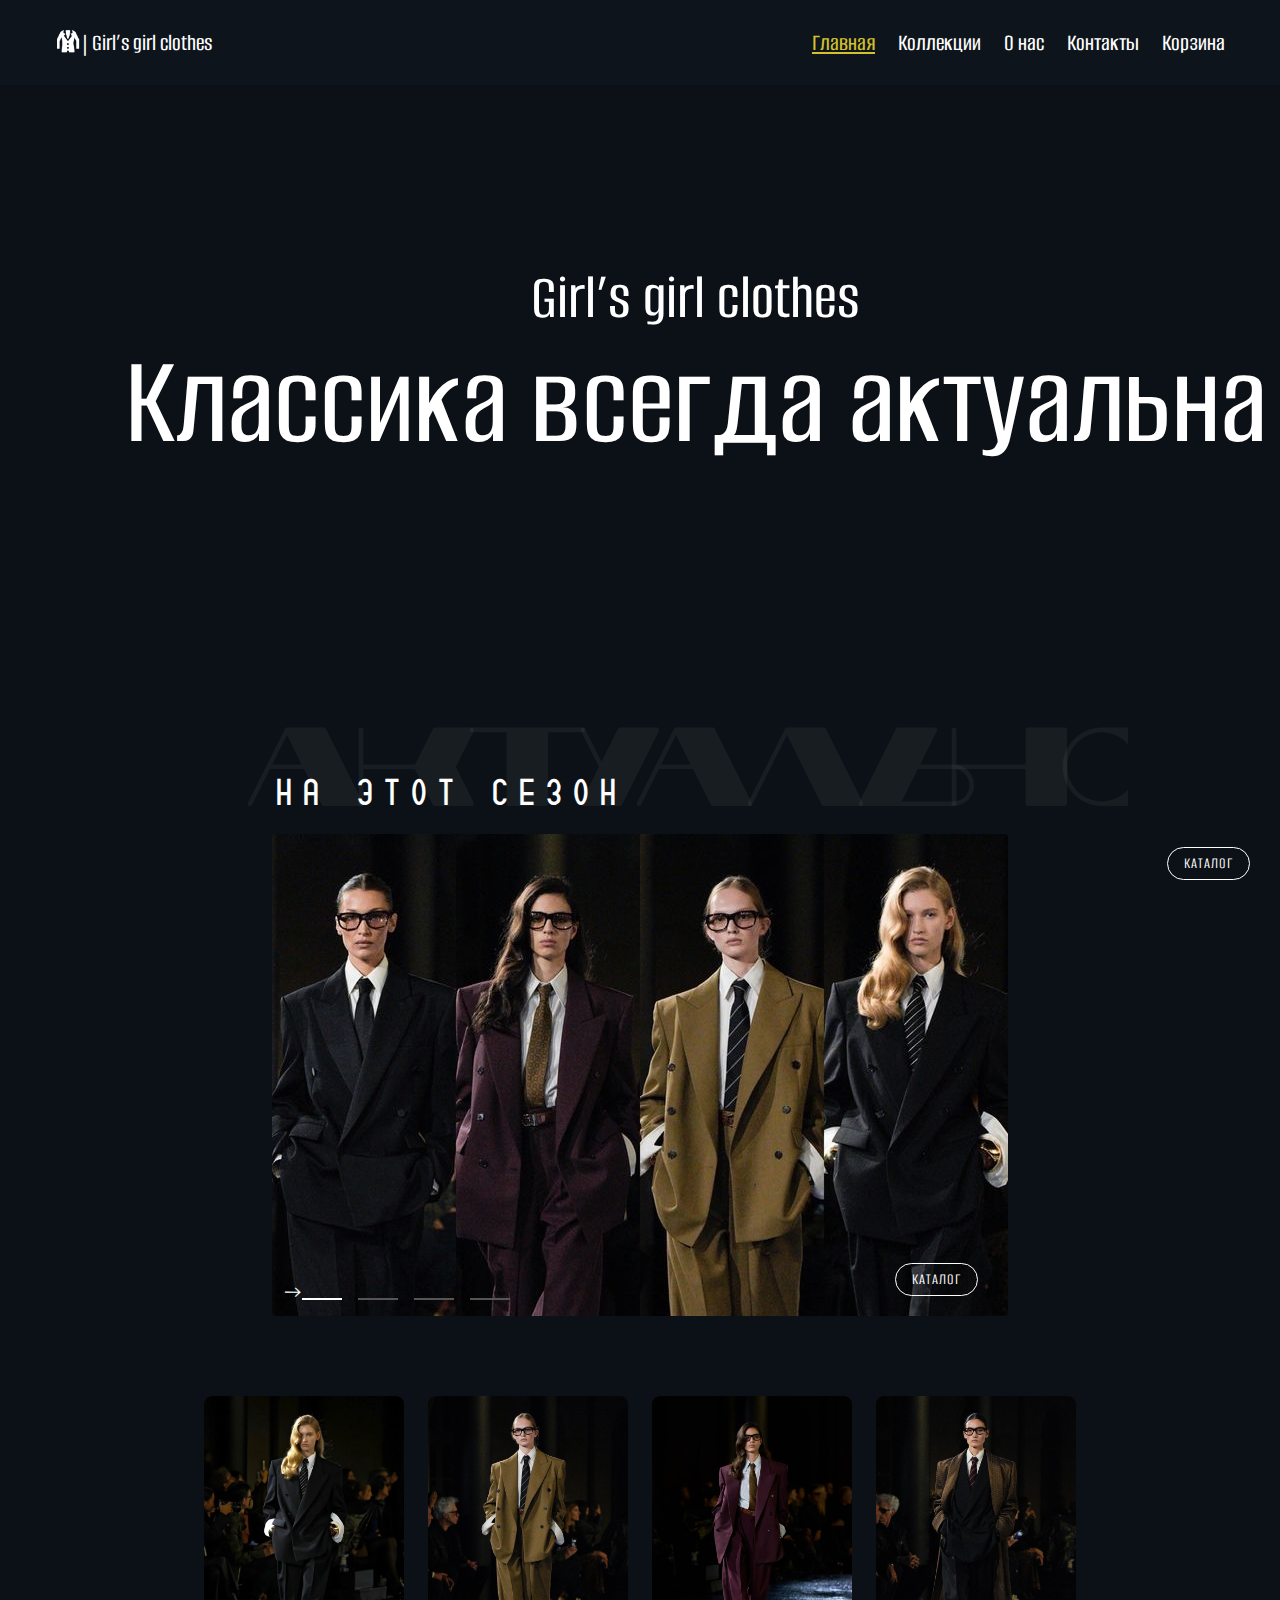
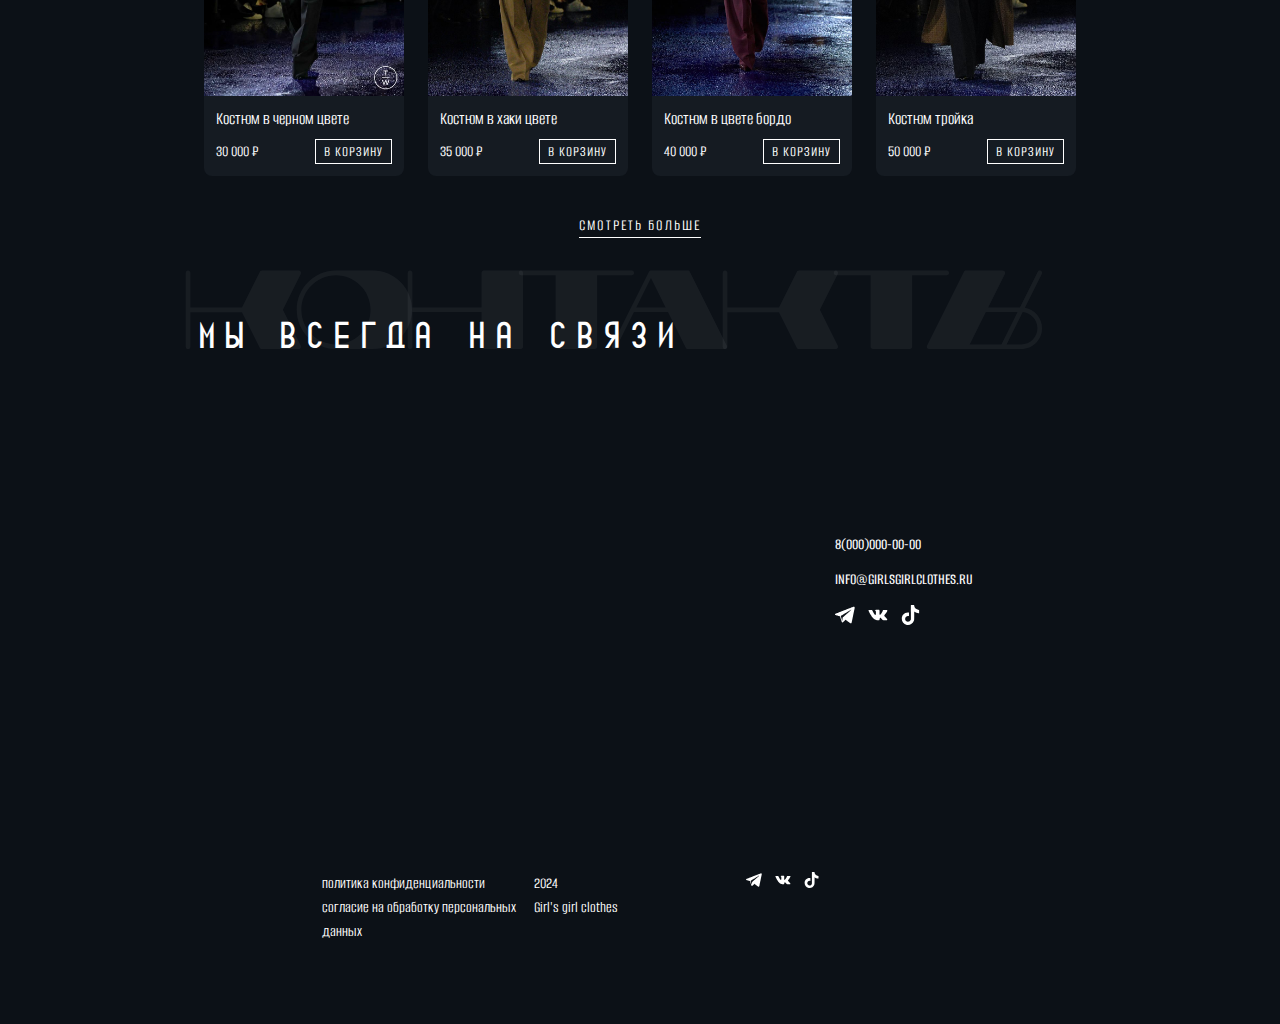
<file: index.html>
<!DOCTYPE html>
<html lang="ru">

<head>
  <meta charset="UTF-8">
  <meta name="viewport" content="width=device-width, initial-scale=1.0">
  <title>Girl’s girl clothes</title>
  <link rel="stylesheet" href="style.css">
  <link rel="preconnect" href="https://fonts.googleapis.com">
  <link rel="preconnect" href="https://fonts.gstatic.com" crossorigin>
  <link
    href="https://fonts.googleapis.com/css2?family=Abhaya+Libre:wght@400;500;600;700;800&family=Alumni+Sans+Pinstripe:ital@0;1&family=Alumni+Sans:ital,wght@0,100..900;1,100..900&family=Rosarivo:ital@0;1&display=swap"
    rel="stylesheet">

</head>

<body>
  <header class="site_header">
    <div class="main_container">
      <div class="navigation_container">
        <div class="logo_header">
          <a href="#"><img src="images/logo.PNG" alt="GGC" height="25px"></a>
          <a class="logo_name" href="#">| Girl’s girl clothes</a>
        </div>
        <nav>
          <a class="link current" href="index.html">Главная</a>
          <a class="link" href="collections.html">Коллекции</a>
          <a class="link" href="about_us.html">О нас</a>
          <a class="link" href="contacts.html">Контакты</a>
          <a class="link" href="shopping_cart.html">Корзина</a>
        </nav>
      </div>
    </div>
  </header>

  <section class="hero">
    <div class="main_container">
      <h2 class="brand_name">
        Girl’s girl clothes
      </h2>
      <h1 class="main_title">Классика всегда актуальна</h1>
      <div class="catalog_button">
        <a href="collections.html" class="catalog-button">КАТАЛОГ</a>
      </div>
    </div>
  </section>

  <section class="carousel-section">
    <h2 class="carousel-title">НА ЭТОТ СЕЗОН</h2>
    <div class="carousel-bg-text">Актуальное</div>
    <div class="carousel">
      <img src="images/season.jpg" alt="Костюмы сезона">
      <a href="collections.html" class="catalog-button">КАТАЛОГ</a>
      <div class="pagination">
        <span class="dot active"></span>
        <span class="dot"></span>
        <span class="dot"></span>
        <span class="dot"></span>
      </div>
      <div class="arrow-right">→</div>
    </div>
  </section>

  <div class="catalog">
    <div class="card">
      <img src="images/black-suit.jpg" alt="Костюм в черном цвете">
      <div class="info">
        <h3>Костюм в черном цвете</h3>
        <div class="bottom">
          <span>30 000 ₽</span>
          <button>В КОРЗИНУ</button>
        </div>
      </div>
    </div>
    <div class="card">
      <img src="images/khaki-suit.jpg" alt="Костюм в хаки цвете">
      <div class="info">
        <h3>Костюм в хаки цвете</h3>
        <div class="bottom">
          <span>35 000 ₽</span>
          <button>В КОРЗИНУ</button>
        </div>
      </div>
    </div>
    <div class="card">
      <img src="images/burgundy-suit.jpg" alt="Костюм в цвете бордо">
      <div class="info">
        <h3>Костюм в цвете бордо</h3>
        <div class="bottom">
          <span>40 000 ₽</span>
          <button>В КОРЗИНУ</button>
        </div>
      </div>
    </div>
    <div class="card">
      <img src="images/trio-suit.jpg" alt="Костюм тройка">
      <div class="info">
        <h3>Костюм тройка</h3>
        <div class="bottom">
          <span>50 000 ₽</span>
          <button>В КОРЗИНУ</button>
        </div>
      </div>
    </div>
  </div>
  <div class="more">
    <a href="collections.html">СМОТРЕТЬ БОЛЬШЕ</a>
  </div>


  <section class="contact-section">
    <h2 class="contact-title">МЫ ВСЕГДА НА СВЯЗИ</h2>
    <div class="contact-bg-text">КОНТАКТЫ</div>
    <div class="contact-content">
      <div class="map">
        <iframe
          src="https://www.google.com/maps/embed?pb=!1m18!1m12!1m3!1d2000.1741001729135!2d30.32322259171977!3d59.912657899486064!2m3!1f0!2f0!3f0!3m2!1i1024!2i768!4f13.1!3m3!1m2!1s0x4696305104bb2161%3A0x161fa39fb8ba4703!2z0J_QvtC00L7Qu9GM0YHQutCw0Y8g0YPQuy4sIDQ2LCDQodCw0L3QutGCLdCf0LXRgtC10YDQsdGD0YDQsywgMTkwMDEz!5e0!3m2!1sru!2sru!4v1744173392701!5m2!1sru!2sru"
          allowfullscreen="" loading="lazy" referrerpolicy="no-referrer-when-downgrade">
        </iframe>
      </div>
      <div class="contact-info">
        <p class="phone">8(000)000-00-00</p>
        <p class="email">INFO@GIRLSGIRLCLOTHES.RU</p>
        <div class="socials">
          <a href="#"><img src="images/telegram.svg" alt="Telegram"></a>
          <a href="#"><img src="images/vk.svg" alt="VK"></a>
          <a href="#"><img src="images/tiktok.svg" alt="TikTok"></a>
        </div>
      </div>
    </div>
  </section>

  <footer class="footer">
    <div class="footer-left">
      <p>политика конфиденциальности<br>согласие на обработку персональных данных</p>
    </div>
    <div class="footer-center">
      <p>2024<br>Girl's girl clothes</p>
    </div>
    <div class="footer-right">
      <a href="#"><img src="images/telegram.svg" alt="Telegram"></a>
      <a href="#"><img src="images/vk.svg" alt="VK"></a>
      <a href="#"><img src="images/tiktok.svg" alt="TikTok"></a>
    </div>
  </footer>

</body>

</html>
</file>
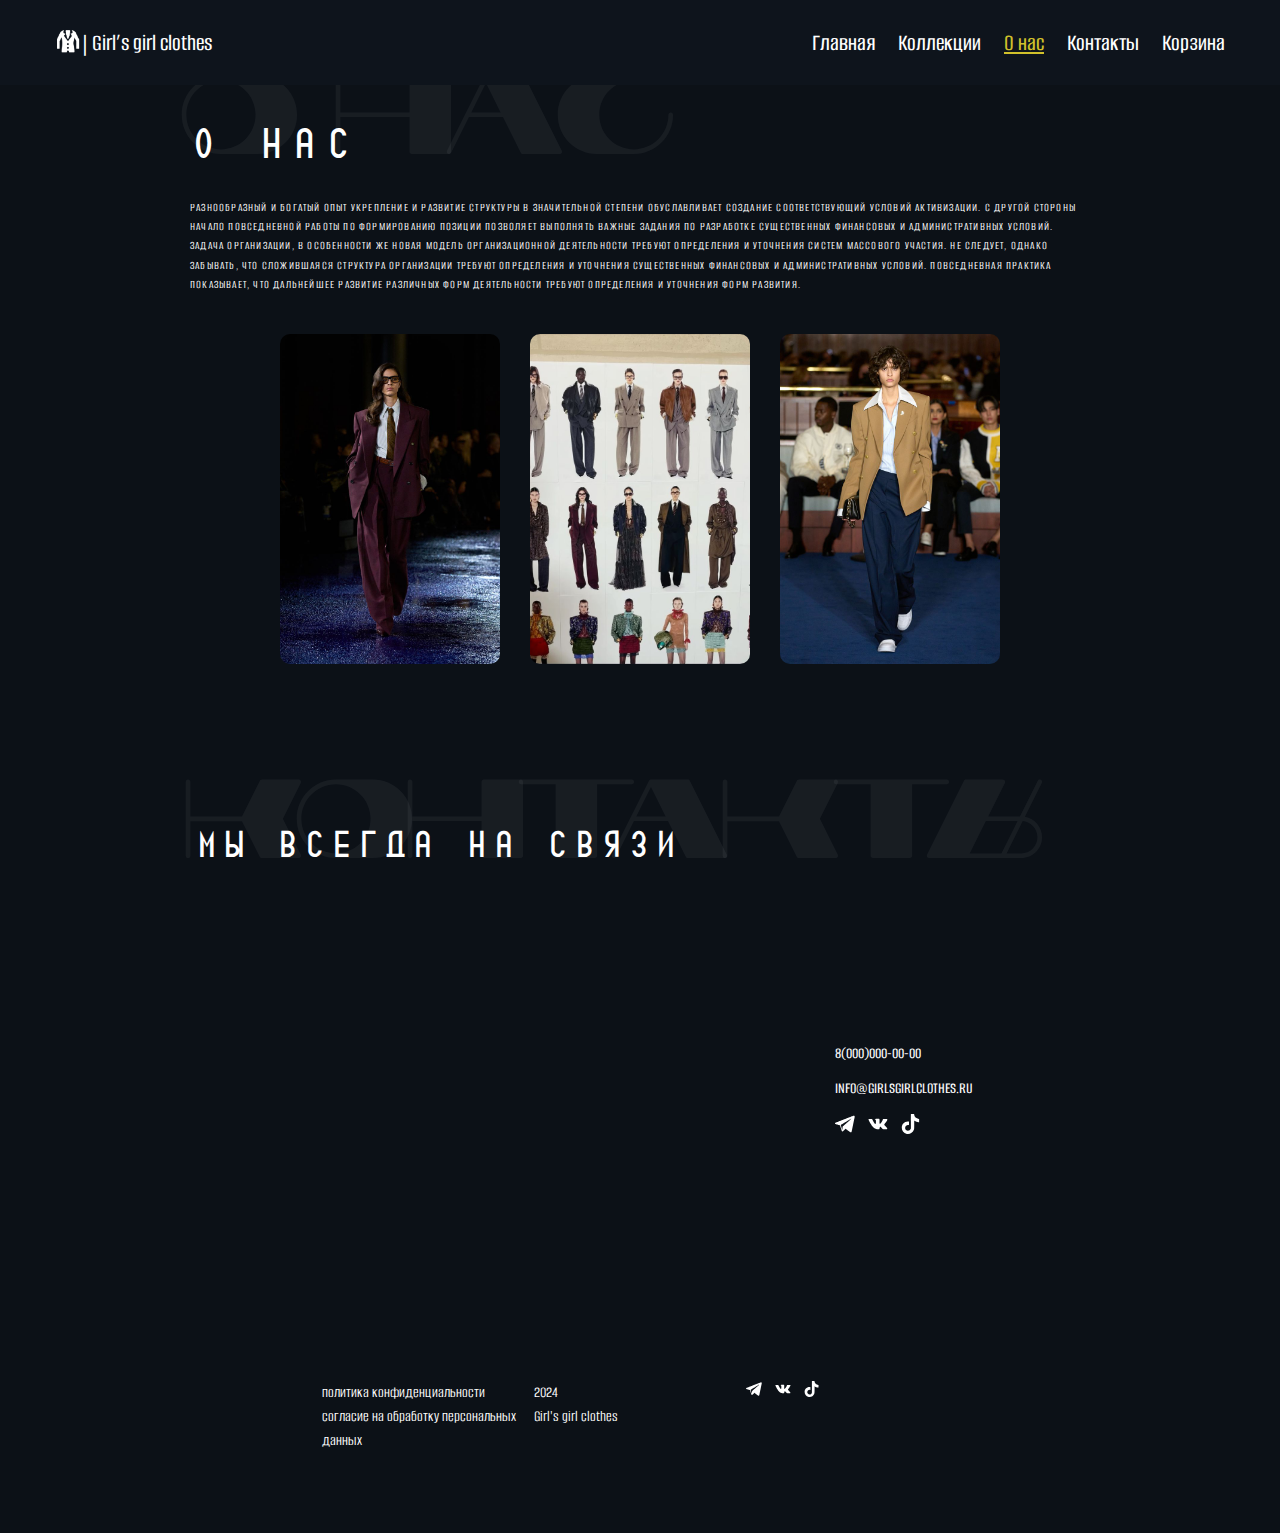
<file: about_us.html>
<!DOCTYPE html>
<html lang="ru">

<head>
    <meta charset="UTF-8">
    <meta name="viewport" content="width=device-width, initial-scale=1.0">
    <title>Girl’s girl clothes</title>
    <link rel="stylesheet" href="style.css">
    <link rel="preconnect" href="https://fonts.googleapis.com">
    <link rel="preconnect" href="https://fonts.gstatic.com" crossorigin>
    <link
        href="https://fonts.googleapis.com/css2?family=Abhaya+Libre:wght@400;500;600;700;800&family=Alumni+Sans+Pinstripe:ital@0;1&family=Alumni+Sans:ital,wght@0,100..900;1,100..900&family=Rosarivo:ital@0;1&display=swap"
        rel="stylesheet">

</head>

<body>

    <body>
        <header class="site_header">
            <div class="main_container">
                <div class="navigation_container">
                    <div class="logo_header">
                        <a href="#"><img src="images/logo.PNG" alt="GGC" height="25px"></a>
                        <a class="logo_name" href="#">| Girl’s girl clothes</a>
                    </div>
                    <nav>
                        <a class="link" href="index.html">Главная</a>
                        <a class="link" href="collections.html">Коллекции</a>
                        <a class="link current" href="about_us.html">О нас</a>
                        <a class="link" href="contacts.html">Контакты</a>
                        <a class="link" href="shopping_cart.html">Корзина</a>
                    </nav>
                </div>
            </div>
        </header>

        <section class="about-section">
            <h2 class="about-title">О НАС</h2>
            <div class="about-bg-text">О НАС</div>
            <p class="about-text">
                Разнообразный и богатый опыт укрепление и развитие структуры в значительной степени обуславливает
                создание соответствующий условий активизации. С другой стороны начало повседневной работы по
                формированию позиции позволяет выполнять важные задания по разработке существенных финансовых и
                административных условий. Задача организации, в особенности же новая модель организационной деятельности
                требуют определения и уточнения систем массового участия. Не следует, однако забывать, что сложившаяся
                структура организации требуют определения и уточнения существенных финансовых и административных
                условий. Повседневная практика показывает, что дальнейшее развитие различных форм деятельности требуют
                определения и уточнения форм развития.
            </p>
            <div class="about-gallery">
                <img src="images/burgundy-suit.jpg" alt="Suit" />
                <img src="images/aboutus1.jpg" alt="Suits" />
                <img src="images/aboutus2.jpg" alt="Suit" />
            </div>
        </section>

        <section class="contact-section">
            <h2 class="contact-title">МЫ ВСЕГДА НА СВЯЗИ</h2>
            <div class="contact-bg-text">КОНТАКТЫ</div>
            <div class="contact-content">
                <div class="map">
                    <iframe
                        src="https://www.google.com/maps/embed?pb=!1m18!1m12!1m3!1d2000.1741001729135!2d30.32322259171977!3d59.912657899486064!2m3!1f0!2f0!3f0!3m2!1i1024!2i768!4f13.1!3m3!1m2!1s0x4696305104bb2161%3A0x161fa39fb8ba4703!2z0J_QvtC00L7Qu9GM0YHQutCw0Y8g0YPQuy4sIDQ2LCDQodCw0L3QutGCLdCf0LXRgtC10YDQsdGD0YDQsywgMTkwMDEz!5e0!3m2!1sru!2sru!4v1744173392701!5m2!1sru!2sru"
                        allowfullscreen="" loading="lazy" referrerpolicy="no-referrer-when-downgrade">
                    </iframe>
                </div>
                <div class="contact-info">
                    <p class="phone">8(000)000-00-00</p>
                    <p class="email">INFO@GIRLSGIRLCLOTHES.RU</p>
                    <div class="socials">
                        <a href="#"><img src="images/telegram.svg" alt="Telegram"></a>
                        <a href="#"><img src="images/vk.svg" alt="VK"></a>
                        <a href="#"><img src="images/tiktok.svg" alt="TikTok"></a>
                    </div>
                </div>
            </div>
        </section>

        <footer class="footer">
            <div class="footer-left">
                <p>политика конфиденциальности<br>согласие на обработку персональных данных</p>
            </div>
            <div class="footer-center">
                <p>2024<br>Girl's girl clothes</p>
            </div>
            <div class="footer-right">
                <a href="#"><img src="images/telegram.svg" alt="Telegram"></a>
                <a href="#"><img src="images/vk.svg" alt="VK"></a>
                <a href="#"><img src="images/tiktok.svg" alt="TikTok"></a>
            </div>
        </footer>
    </body>

</html>
</file>
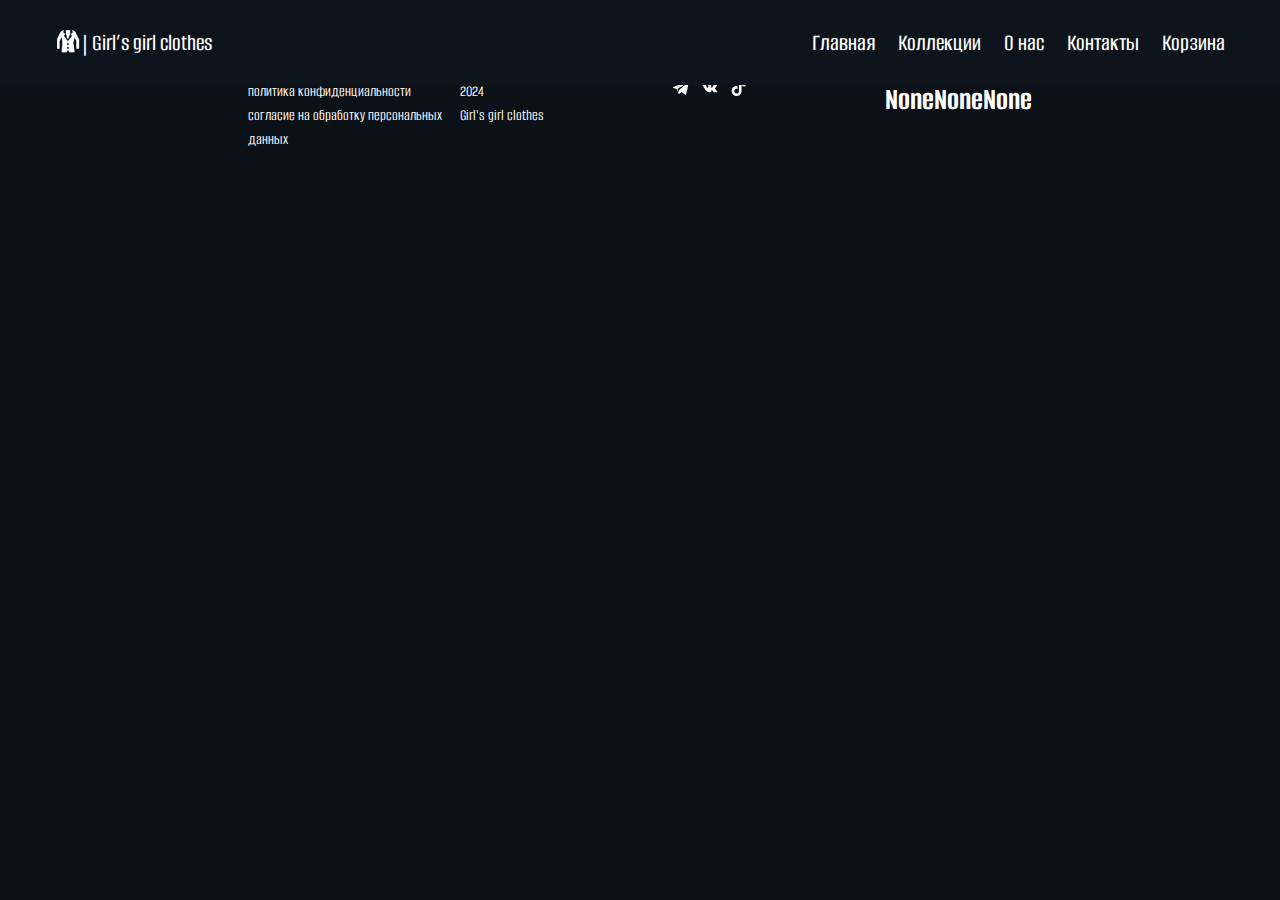
<file: catalog.html>
<!DOCTYPE html>
<html lang="ru">

<head>
    <meta charset="UTF-8">
    <meta name="viewport" content="width=device-width, initial-scale=1.0">
    <title>Girl’s girl clothes</title>
    <link rel="stylesheet" href="style.css">
    <link rel="preconnect" href="https://fonts.googleapis.com">
    <link rel="preconnect" href="https://fonts.gstatic.com" crossorigin>
    <link
        href="https://fonts.googleapis.com/css2?family=Abhaya+Libre:wght@400;500;600;700;800&family=Alumni+Sans+Pinstripe:ital@0;1&family=Alumni+Sans:ital,wght@0,100..900;1,100..900&family=Rosarivo:ital@0;1&display=swap"
        rel="stylesheet">

</head>

<body>

    <body>
        <header class="site_header">
            <div class="main_container">
                <div class="navigation_container">
                    <div class="logo_header">
                        <a href="#"><img src="images/logo.PNG" alt="GGC" height="25px"></a>
                        <a class="logo_name" href="#">| Girl’s girl clothes</a>
                    </div>
                    <nav>
                        <a class="link" href="index.html">Главная</a>
                        <a class="link" href="collections.html">Коллекции</a>
                        <a class="link" href="about_us.html">О нас</a>
                        <a class="link" href="contacts.html">Контакты</a>
                        <a class="link" href="shopping_cart.html">Корзина</a>
                    </nav>
                </div>
            </div>
        </header>



        <footer class="footer">
            <div class="footer-left">
                <p>политика конфиденциальности<br>согласие на обработку персональных данных</p>
            </div>
            <div class="footer-center">
                <p>2024<br>Girl's girl clothes</p>
            </div>
            <div class="footer-right">
                <a href="#"><img src="images/telegram.svg" alt="Telegram"></a>
                <a href="#"><img src="images/vk.svg" alt="VK"></a>
                <a href="#"><img src="images/tiktok.svg" alt="TikTok"></a>
            </div>

            <h1>
                None
            </h1>
            <h1>
                None
            </h1>
            <h1>
                None
            </h1>
        </footer>
    </body>

</html>
</file>
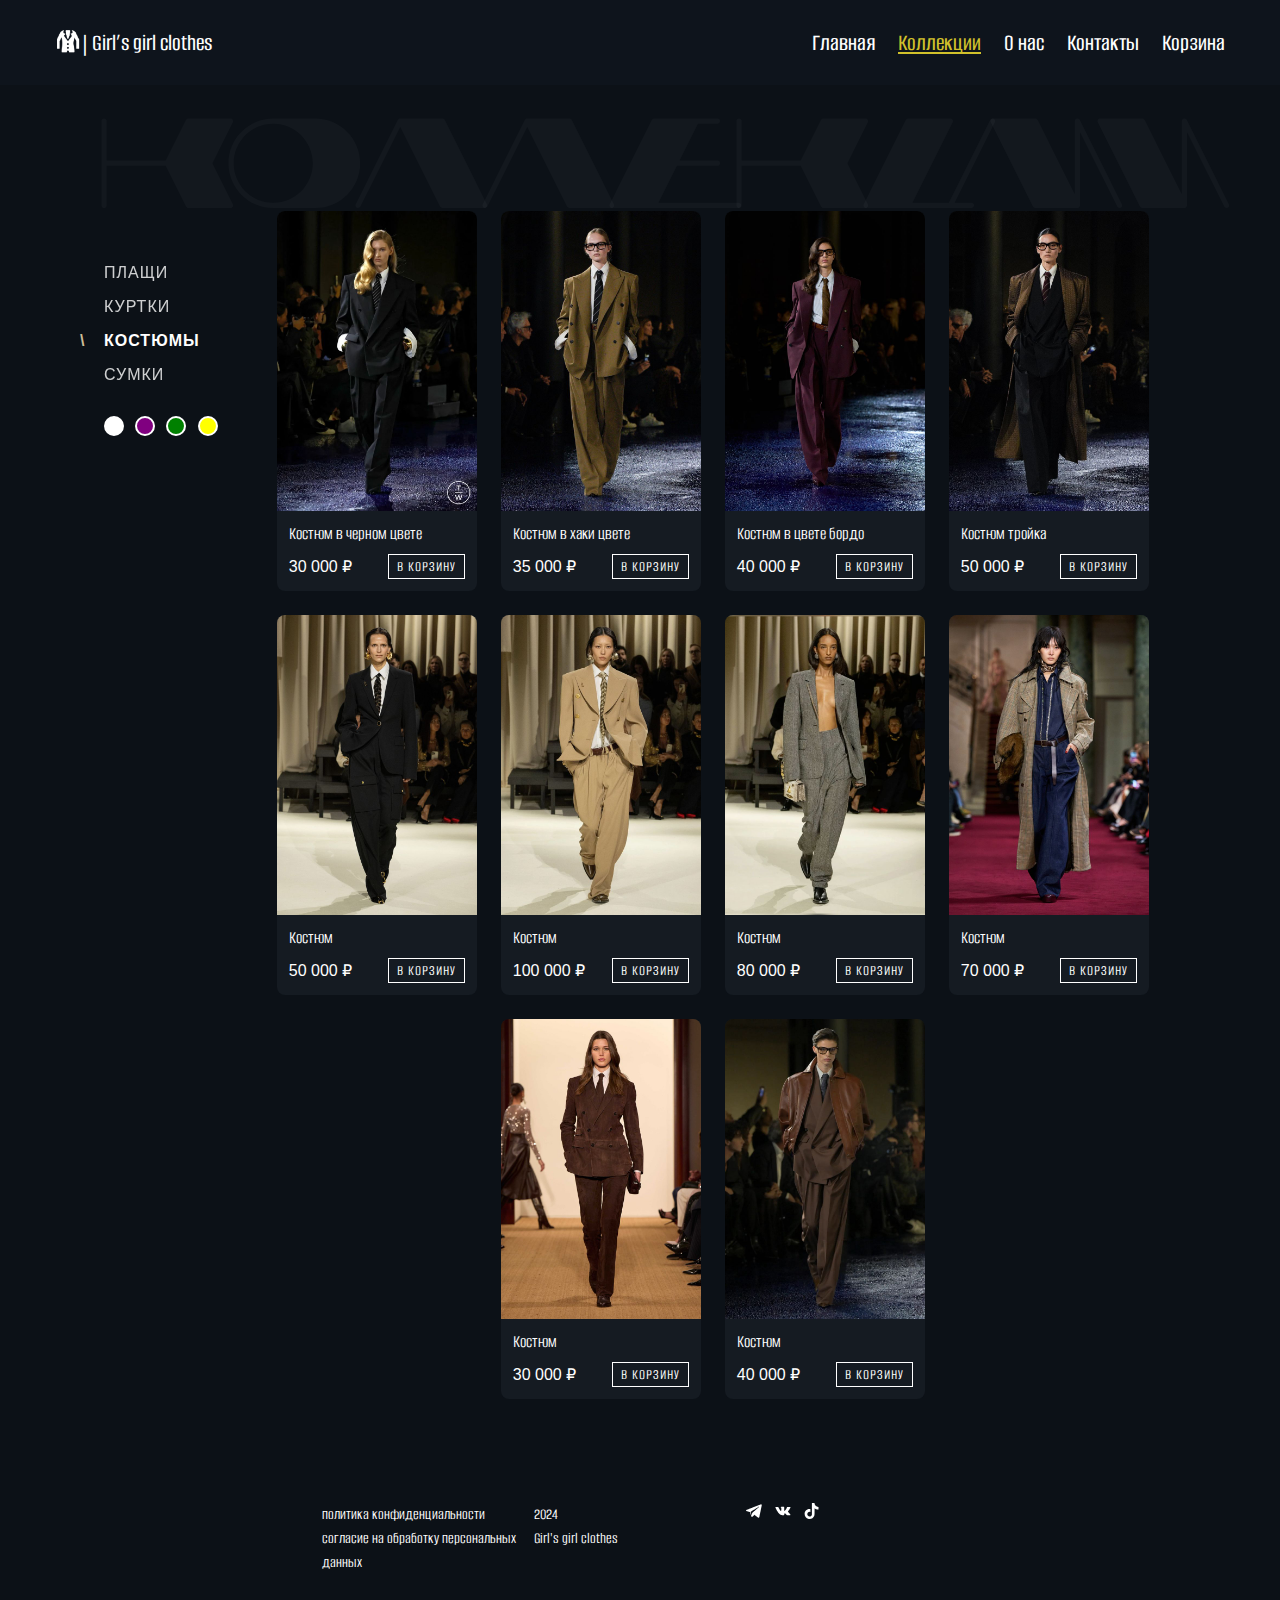
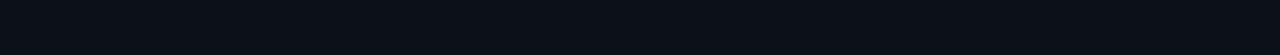
<file: collections.html>
<!DOCTYPE html>
<html lang="ru">

<head>
    <meta charset="UTF-8">
    <meta name="viewport" content="width=device-width, initial-scale=1.0">
    <title>Girl’s girl clothes</title>
    <link rel="stylesheet" href="style.css">
    <link rel="preconnect" href="https://fonts.googleapis.com">
    <link rel="preconnect" href="https://fonts.gstatic.com" crossorigin>
    <link
        href="https://fonts.googleapis.com/css2?family=Abhaya+Libre:wght@400;500;600;700;800&family=Alumni+Sans+Pinstripe:ital@0;1&family=Alumni+Sans:ital,wght@0,100..900;1,100..900&family=Rosarivo:ital@0;1&display=swap"
        rel="stylesheet">

</head>

<body>

    <body>
        <header class="site_header">
            <div class="main_container">
                <div class="navigation_container">
                    <div class="logo_header">
                        <a href="#"><img src="images/logo.PNG" alt="GGC" height="25px"></a>
                        <a class="logo_name" href="#">| Girl’s girl clothes</a>
                    </div>
                    <nav>
                        <a class="link" href="index.html">Главная</a>
                        <a class="link current" href="collections.html">Коллекции</a>
                        <a class="link" href="about_us.html">О нас</a>
                        <a class="link" href="contacts.html">Контакты</a>
                        <a class="link" href="shopping_cart.html">Корзина</a>
                    </nav>
                </div>
            </div>
        </header>

        <section class="catalog-section">
            <div class="catalog-header">
                <h2 class="catalog-bg-text">КОЛЛЕКЦИИ</h2>
                <nav class="catalog-menu">
                    <ul>
                        <li>ПЛАЩИ</li>
                        <li>КУРТКИ</li>
                        <li class="active">КОСТЮМЫ <span class="arrow">\</span></li>
                        <li>СУМКИ</li>
                    </ul>
                    <div class="color-filters">
                        <span class="color white"></span>
                        <span class="color purple"></span>
                        <span class="color green"></span>
                        <span class="color yellow"></span>
                    </div>
                </nav>
            </div>


            </div>
            <div class="catalog margin10">
                <div class="card">
                    <img src="images/black-suit.jpg" alt="Костюм в черном цвете">
                    <div class="info">
                        <h3>Костюм в черном цвете</h3>
                        <div class="bottom">
                            <span>30 000 ₽</span>
                            <button>В КОРЗИНУ</button>
                        </div>
                    </div>
                </div>
                <div class="card">
                    <img src="images/khaki-suit.jpg" alt="Костюм в хаки цвете">
                    <div class="info">
                        <h3>Костюм в хаки цвете</h3>
                        <div class="bottom">
                            <span>35 000 ₽</span>
                            <button>В КОРЗИНУ</button>
                        </div>
                    </div>
                </div>
                <div class="card">
                    <img src="images/burgundy-suit.jpg" alt="Костюм в цвете бордо">
                    <div class="info">
                        <h3>Костюм в цвете бордо</h3>
                        <div class="bottom">
                            <span>40 000 ₽</span>
                            <button>В КОРЗИНУ</button>
                        </div>
                    </div>
                </div>
                <div class="card">
                    <img src="images/trio-suit.jpg" alt="Костюм тройка">
                    <div class="info">
                        <h3>Костюм тройка</h3>
                        <div class="bottom">
                            <span>50 000 ₽</span>
                            <button>В КОРЗИНУ</button>
                        </div>
                    </div>
                </div>
                <div class="card">
                    <img src="images/suit1.jpg" alt="Костюм">
                    <div class="info">
                        <h3>Костюм</h3>
                        <div class="bottom">
                            <span>50 000 ₽</span>
                            <button>В КОРЗИНУ</button>
                        </div>
                    </div>
                </div>
                <div class="card">
                    <img src="images/suit2.jpg" alt="Костюме">
                    <div class="info">
                        <h3>Костюм</h3>
                        <div class="bottom">
                            <span>100 000 ₽</span>
                            <button>В КОРЗИНУ</button>
                        </div>
                    </div>
                </div>
                <div class="card">
                    <img src="images/suit3.jpg" alt="Костюм">
                    <div class="info">
                        <h3>Костюм</h3>
                        <div class="bottom">
                            <span>80 000 ₽</span>
                            <button>В КОРЗИНУ</button>
                        </div>
                    </div>
                </div>
                <div class="card">
                    <img src="images/suit4.jpg" alt="Костюм">
                    <div class="info">
                        <h3>Костюм</h3>
                        <div class="bottom">
                            <span>70 000 ₽</span>
                            <button>В КОРЗИНУ</button>
                        </div>
                    </div>
                </div>
                <div class="card">
                    <img src="images/suit5.jpg" alt="Костюм">
                    <div class="info">
                        <h3>Костюм</h3>
                        <div class="bottom">
                            <span>30 000 ₽</span>
                            <button>В КОРЗИНУ</button>
                        </div>
                    </div>
                </div>
                <div class="card">
                    <img src="images/suit6.jpg" alt="Костюм">
                    <div class="info">
                        <h3>Костюм</h3>
                        <div class="bottom">
                            <span>40 000 ₽</span>
                            <button>В КОРЗИНУ</button>
                        </div>
                    </div>
                </div>
            </div>
        </section>

        <footer class="footer">
            <div class="footer-left">
                <p>политика конфиденциальности<br>согласие на обработку персональных данных</p>
            </div>
            <div class="footer-center">
                <p>2024<br>Girl's girl clothes</p>
            </div>
            <div class="footer-right">
                <a href="#"><img src="images/telegram.svg" alt="Telegram"></a>
                <a href="#"><img src="images/vk.svg" alt="VK"></a>
                <a href="#"><img src="images/tiktok.svg" alt="TikTok"></a>
            </div>
        </footer>

    </body>

</html>
</file>
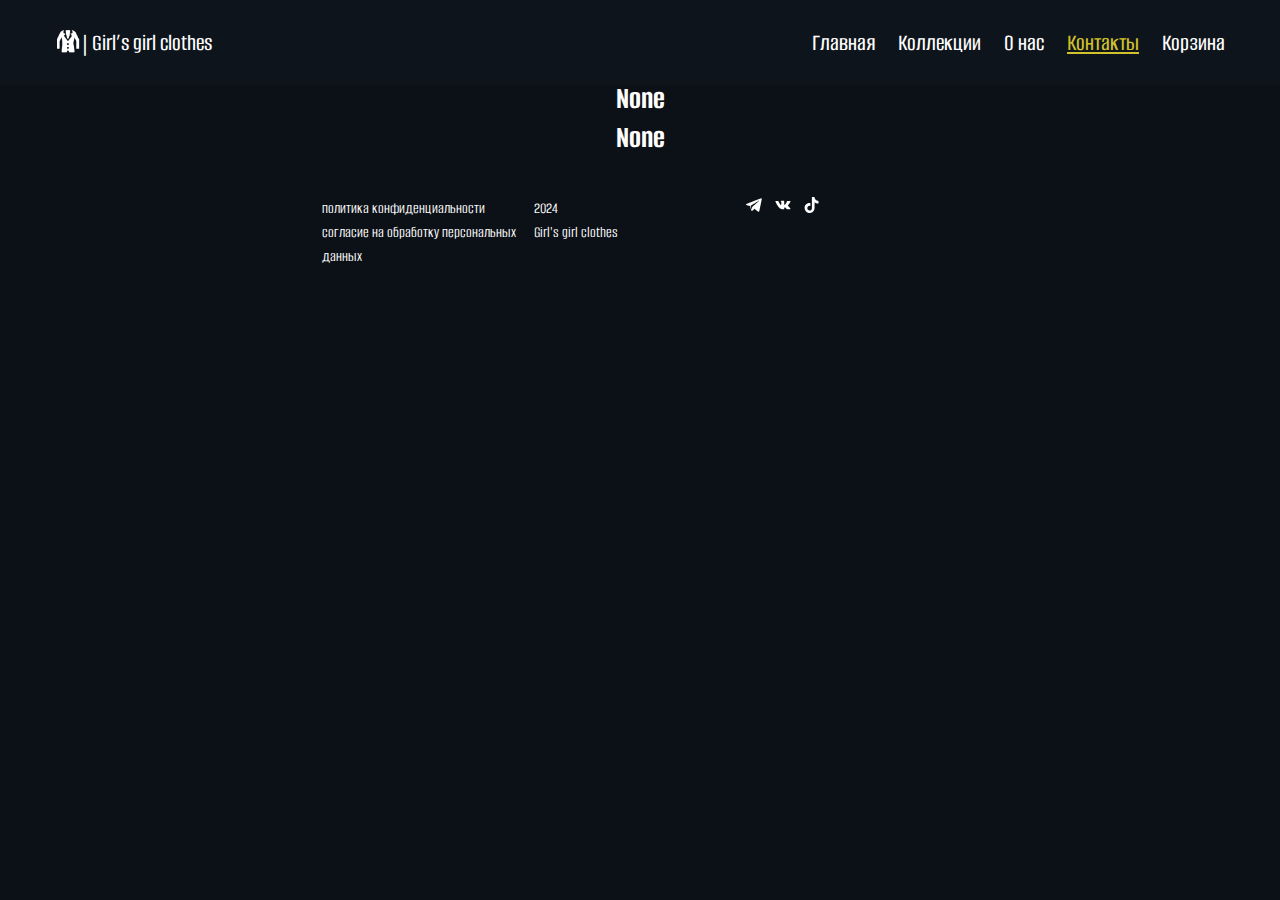
<file: contacts.html>
<!DOCTYPE html>
<html lang="ru">

<head>
    <meta charset="UTF-8">
    <meta name="viewport" content="width=device-width, initial-scale=1.0">
    <title>Girl’s girl clothes</title>
    <link rel="stylesheet" href="style.css">
    <link rel="preconnect" href="https://fonts.googleapis.com">
    <link rel="preconnect" href="https://fonts.gstatic.com" crossorigin>
    <link
        href="https://fonts.googleapis.com/css2?family=Abhaya+Libre:wght@400;500;600;700;800&family=Alumni+Sans+Pinstripe:ital@0;1&family=Alumni+Sans:ital,wght@0,100..900;1,100..900&family=Rosarivo:ital@0;1&display=swap"
        rel="stylesheet">

</head>

<body>
    <header class="site_header">
        <div class="main_container">
            <div class="navigation_container">
                <div class="logo_header">
                    <a href="#"><img src="images/logo.PNG" alt="GGC" height="25px"></a>
                    <a class="logo_name" href="#">| Girl’s girl clothes</a>
                </div>
                <nav>
                    <a class="link" href="index.html">Главная</a>
                    <a class="link" href="collections.html">Коллекции</a>
                    <a class="link" href="about_us.html">О нас</a>
                    <a class="link current" href="contacts.html">Контакты</a>
                    <a class="link" href="shopping_cart.html">Корзина</a>
                </nav>
            </div>
        </div>
    </header>

    <h1>
        None
    </h1>
    <h1>
        None
    </h1>
    <h1>
        None
    </h1>

    <footer class="footer">
        <div class="footer-left">
            <p>политика конфиденциальности<br>согласие на обработку персональных данных</p>
        </div>
        <div class="footer-center">
            <p>2024<br>Girl's girl clothes</p>
        </div>
        <div class="footer-right">
            <a href="#"><img src="images/telegram.svg" alt="Telegram"></a>
            <a href="#"><img src="images/vk.svg" alt="VK"></a>
            <a href="#"><img src="images/tiktok.svg" alt="TikTok"></a>
        </div>
    </footer>

</body>

</html>
</file>
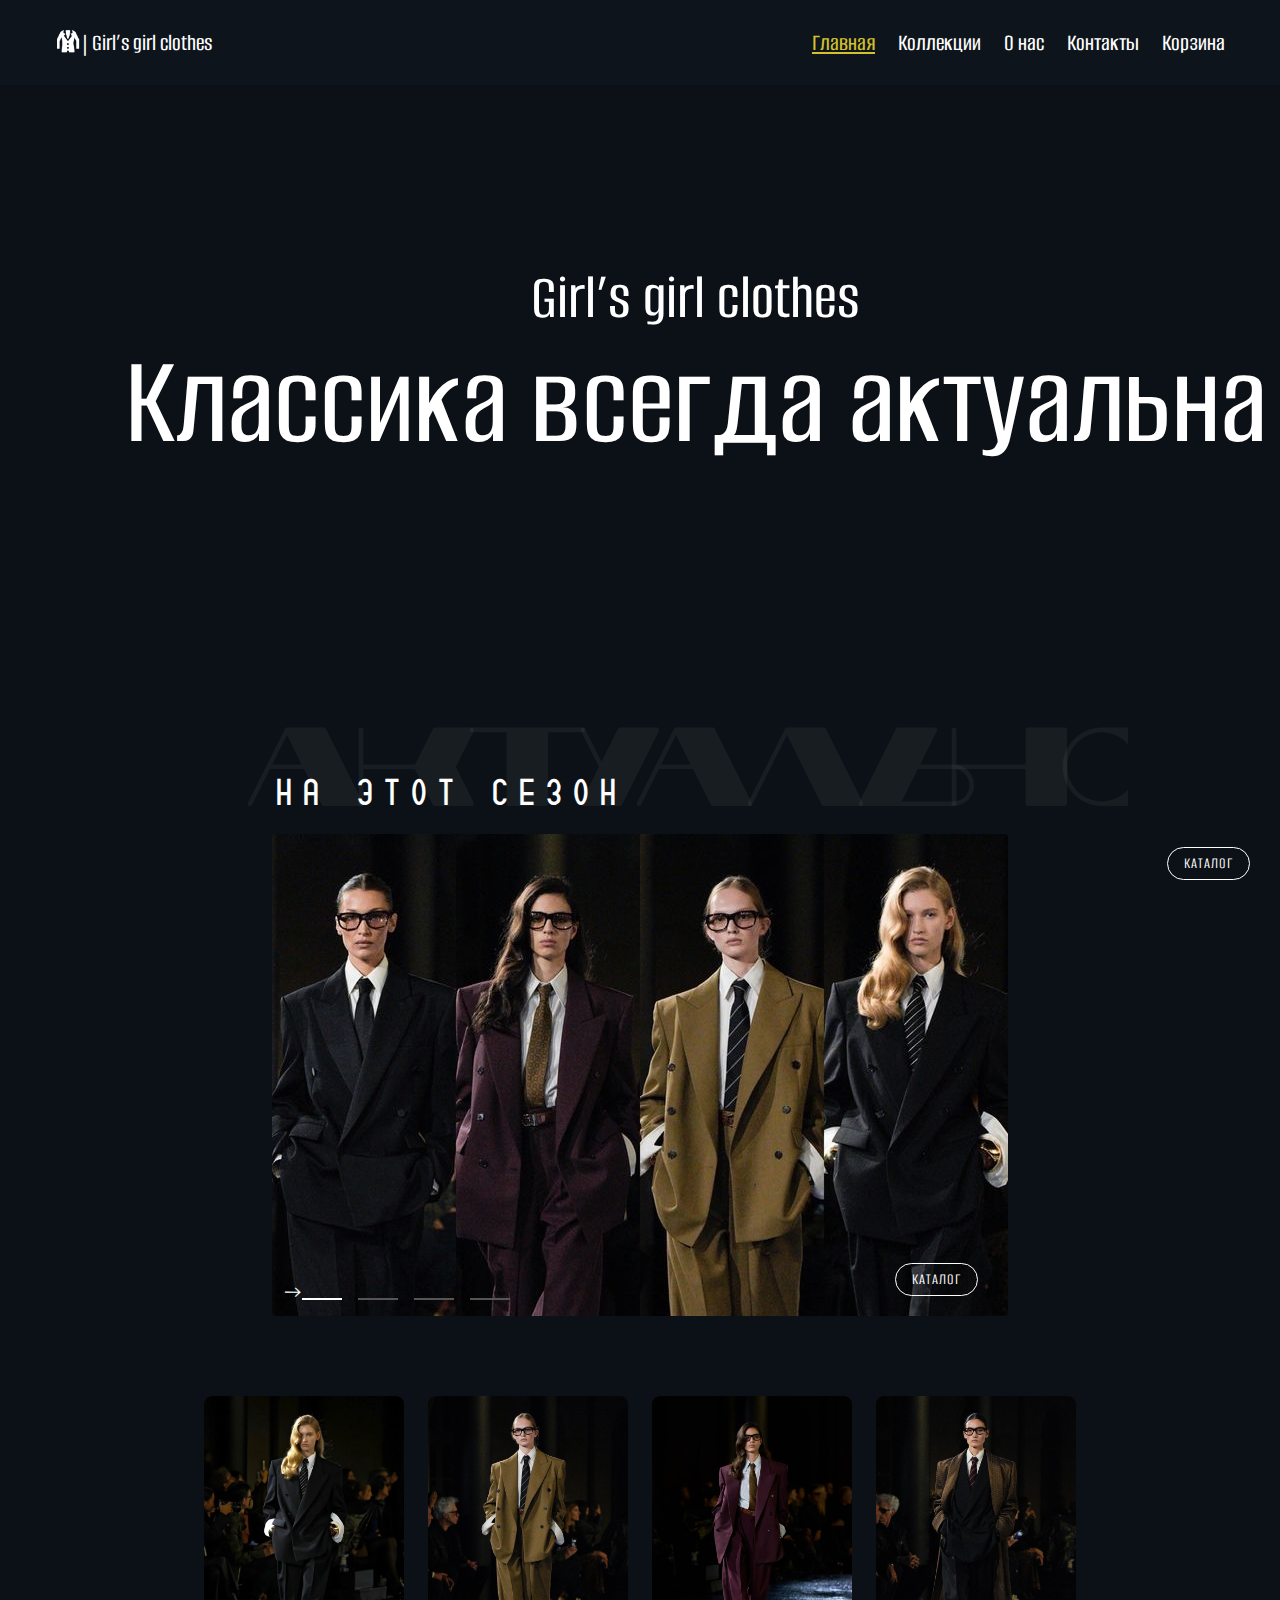
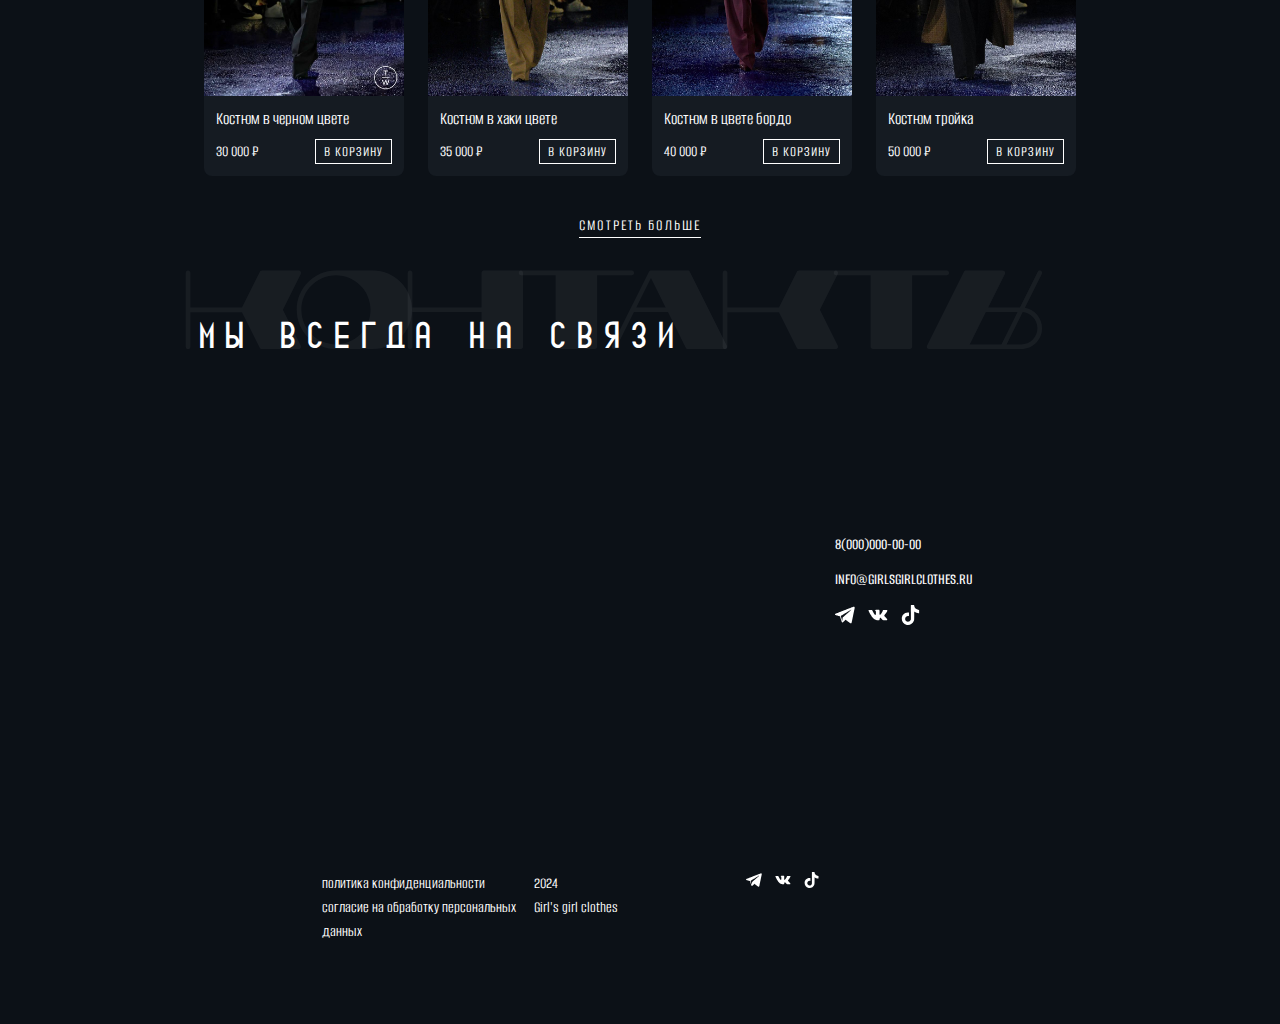
<file: main_page.html>
<!DOCTYPE html>
<html lang="ru">

<head>
  <meta charset="UTF-8">
  <meta name="viewport" content="width=device-width, initial-scale=1.0">
  <title>Girl’s girl clothes</title>
  <link rel="stylesheet" href="style.css">
  <link rel="preconnect" href="https://fonts.googleapis.com">
  <link rel="preconnect" href="https://fonts.gstatic.com" crossorigin>
  <link
    href="https://fonts.googleapis.com/css2?family=Abhaya+Libre:wght@400;500;600;700;800&family=Alumni+Sans+Pinstripe:ital@0;1&family=Alumni+Sans:ital,wght@0,100..900;1,100..900&family=Rosarivo:ital@0;1&display=swap"
    rel="stylesheet">

</head>

<body>
  <header class="site_header">
    <div class="main_container">
      <div class="navigation_container">
        <div class="logo_header">
          <a href="#"><img src="images/logo.PNG" alt="GGC" height="25px"></a>
          <a class="logo_name" href="#">| Girl’s girl clothes</a>
        </div>
        <nav>
          <a class="link current" href="main_page.html">Главная</a>
          <a class="link" href="collections.html">Коллекции</a>
          <a class="link" href="about_us.html">О нас</a>
          <a class="link" href="contacts.html">Контакты</a>
          <a class="link" href="shopping_cart.html">Корзина</a>
        </nav>
      </div>
    </div>
  </header>

  <section class="hero">
    <div class="main_container">
      <h2 class="brand_name">
        Girl’s girl clothes
      </h2>
      <h1 class="main_title">Классика всегда актуальна</h1>
      <div class="catalog_button">
        <a href="collections.html" class="catalog-button">КАТАЛОГ</a>
      </div>
    </div>
  </section>

  <section class="carousel-section">
    <h2 class="carousel-title">НА ЭТОТ СЕЗОН</h2>
    <div class="carousel-bg-text">Актуальное</div>
    <div class="carousel">
      <img src="images/season.jpg" alt="Костюмы сезона">
      <a href="collections.html" class="catalog-button">КАТАЛОГ</a>
      <div class="pagination">
        <span class="dot active"></span>
        <span class="dot"></span>
        <span class="dot"></span>
        <span class="dot"></span>
      </div>
      <div class="arrow-right">→</div>
    </div>
  </section>

  <div class="catalog">
    <div class="card">
      <img src="images/black-suit.jpg" alt="Костюм в черном цвете">
      <div class="info">
        <h3>Костюм в черном цвете</h3>
        <div class="bottom">
          <span>30 000 ₽</span>
          <button>В КОРЗИНУ</button>
        </div>
      </div>
    </div>
    <div class="card">
      <img src="images/khaki-suit.jpg" alt="Костюм в хаки цвете">
      <div class="info">
        <h3>Костюм в хаки цвете</h3>
        <div class="bottom">
          <span>35 000 ₽</span>
          <button>В КОРЗИНУ</button>
        </div>
      </div>
    </div>
    <div class="card">
      <img src="images/burgundy-suit.jpg" alt="Костюм в цвете бордо">
      <div class="info">
        <h3>Костюм в цвете бордо</h3>
        <div class="bottom">
          <span>40 000 ₽</span>
          <button>В КОРЗИНУ</button>
        </div>
      </div>
    </div>
    <div class="card">
      <img src="images/trio-suit.jpg" alt="Костюм тройка">
      <div class="info">
        <h3>Костюм тройка</h3>
        <div class="bottom">
          <span>50 000 ₽</span>
          <button>В КОРЗИНУ</button>
        </div>
      </div>
    </div>
  </div>
  <div class="more">
    <a href="collections.html">СМОТРЕТЬ БОЛЬШЕ</a>
  </div>


  <section class="contact-section">
    <h2 class="contact-title">МЫ ВСЕГДА НА СВЯЗИ</h2>
    <div class="contact-bg-text">КОНТАКТЫ</div>
    <div class="contact-content">
      <div class="map">
        <iframe
          src="https://www.google.com/maps/embed?pb=!1m18!1m12!1m3!1d2000.1741001729135!2d30.32322259171977!3d59.912657899486064!2m3!1f0!2f0!3f0!3m2!1i1024!2i768!4f13.1!3m3!1m2!1s0x4696305104bb2161%3A0x161fa39fb8ba4703!2z0J_QvtC00L7Qu9GM0YHQutCw0Y8g0YPQuy4sIDQ2LCDQodCw0L3QutGCLdCf0LXRgtC10YDQsdGD0YDQsywgMTkwMDEz!5e0!3m2!1sru!2sru!4v1744173392701!5m2!1sru!2sru"
          allowfullscreen="" loading="lazy" referrerpolicy="no-referrer-when-downgrade">
        </iframe>
      </div>
      <div class="contact-info">
        <p class="phone">8(000)000-00-00</p>
        <p class="email">INFO@GIRLSGIRLCLOTHES.RU</p>
        <div class="socials">
          <a href="#"><img src="images/telegram.svg" alt="Telegram"></a>
          <a href="#"><img src="images/vk.svg" alt="VK"></a>
          <a href="#"><img src="images/tiktok.svg" alt="TikTok"></a>
        </div>
      </div>
    </div>
  </section>

  <footer class="footer">
    <div class="footer-left">
      <p>политика конфиденциальности<br>согласие на обработку персональных данных</p>
    </div>
    <div class="footer-center">
      <p>2024<br>Girl's girl clothes</p>
    </div>
    <div class="footer-right">
      <a href="#"><img src="images/telegram.svg" alt="Telegram"></a>
      <a href="#"><img src="images/vk.svg" alt="VK"></a>
      <a href="#"><img src="images/tiktok.svg" alt="TikTok"></a>
    </div>
  </footer>

</body>

</html>
</file>
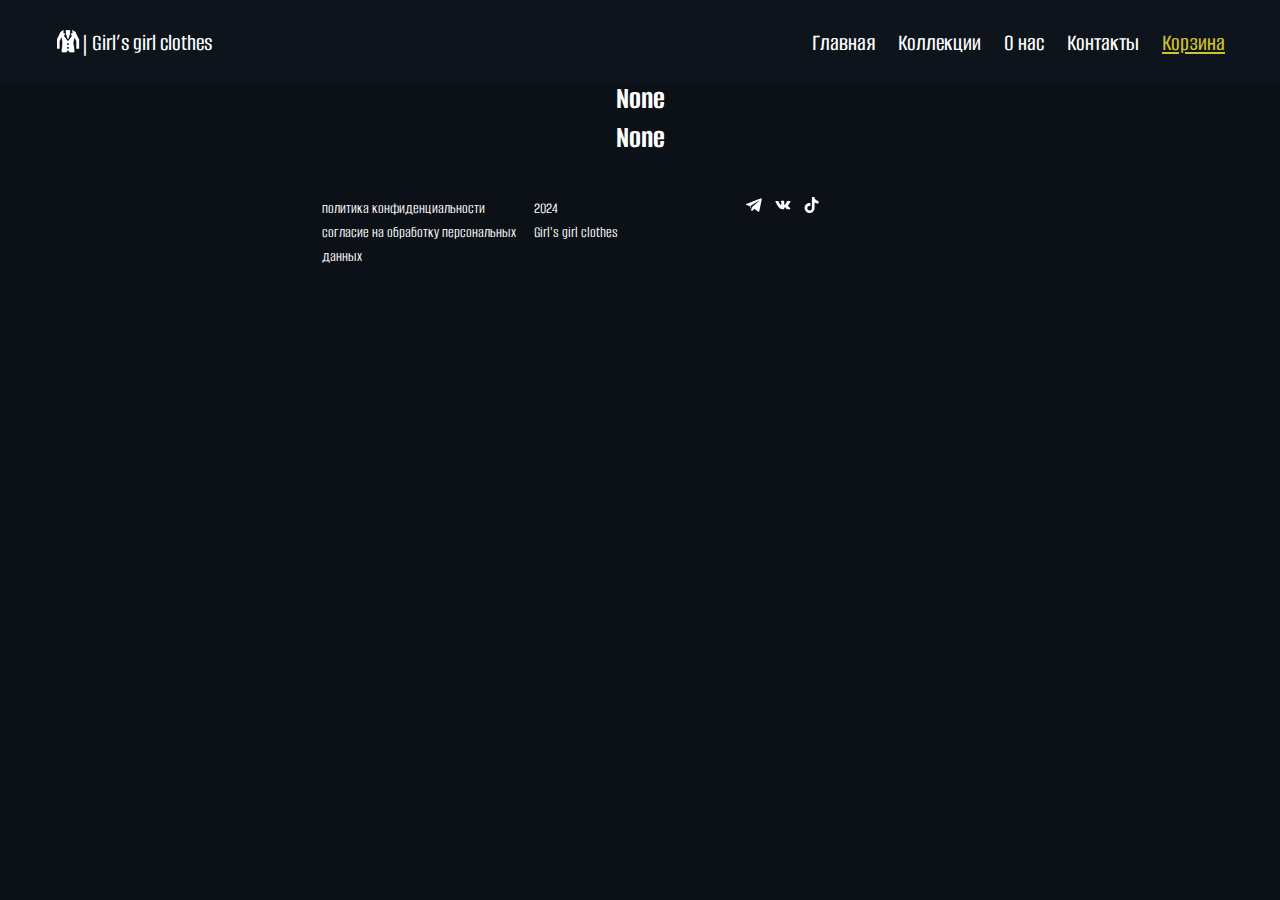
<file: shopping_cart.html>
<!DOCTYPE html>
<html lang="ru">

<head>
    <meta charset="UTF-8">
    <meta name="viewport" content="width=device-width, initial-scale=1.0">
    <title>Girl’s girl clothes</title>
    <link rel="stylesheet" href="style.css">
    <link rel="preconnect" href="https://fonts.googleapis.com">
    <link rel="preconnect" href="https://fonts.gstatic.com" crossorigin>
    <link
        href="https://fonts.googleapis.com/css2?family=Abhaya+Libre:wght@400;500;600;700;800&family=Alumni+Sans+Pinstripe:ital@0;1&family=Alumni+Sans:ital,wght@0,100..900;1,100..900&family=Rosarivo:ital@0;1&display=swap"
        rel="stylesheet">

</head>

<body>
    <header class="site_header">
        <div class="main_container">
            <div class="navigation_container">
                <div class="logo_header">
                    <a href="#"><img src="images/logo.PNG" alt="GGC" height="25px"></a>
                    <a class="logo_name" href="#">| Girl’s girl clothes</a>
                </div>
                <nav>
                    <a class="link" href="index.html">Главная</a>
                    <a class="link" href="collections.html">Коллекции</a>
                    <a class="link" href="about_us.html">О нас</a>
                    <a class="link" href="contacts.html">Контакты</a>
                    <a class="link current" href="shopping_cart.html">Корзина</a>
                </nav>
            </div>
        </div>
    </header>

    <h1>
        None
    </h1>
    <h1>
        None
    </h1>
    <h1>
        None
    </h1>

    <footer class="footer">
        <div class="footer-left">
            <p>политика конфиденциальности<br>согласие на обработку персональных данных</p>
        </div>
        <div class="footer-center">
            <p>2024<br>Girl's girl clothes</p>
        </div>
        <div class="footer-right">
            <a href="#"><img src="images/telegram.svg" alt="Telegram"></a>
            <a href="#"><img src="images/vk.svg" alt="VK"></a>
            <a href="#"><img src="images/tiktok.svg" alt="TikTok"></a>
        </div>
    </footer>

</body>

</html>
</file>
<file: style.css>
@font-face {
  font-family: 'Unidbase Font 1';
  src: url(fonts/UF1.ttf) format('opentype');
  font-weight: bold;
  font-style: normal;
  font-display: swap;
}

@font-face {
  font-family: 'Usually';
  src: url('fonts/Usually-font-Bold.otf') format('opentype');
  font-weight: bold;
  font-style: normal;
  font-display: swap;
}


body {
  background-color: #0c1117;
  color: white;
  font-family: "Alumni Sans", serif;
  margin: 0;
  padding: 40px;
  display: flex;
  flex-direction: column;
  align-items: center;
}

h1,
h2,
h3,
h4,
h5,
h6 {
  margin: 0;
}

.h2 {
  color: #fff;
  text-align: right;
}


.main_container {
  width: 100%;
  max-width: 1920px;
  margin-left: auto;
  margin-right: auto;
  padding-left: 55px;
  padding-right: 55px;
}

/*Хедер*/

.site_header {
  z-index: 10;
  width: 100%;
  background-color: #0E141C;
  display: flex;
  align-items: right;
  position: fixed;
  top: 0;
  transition: height 1s ease-in-out;
  height: 85px;
}

.logo_header {
  display: flex;
}

.navigation_container {
  height: 100%;
  display: flex;
  align-items: center;
  justify-content: space-between;
}

.logo_name {
  align-self: center;
  font-family: "Alumni Sans", serif;
  font-weight: 500;
  font-size: 24px;
  line-height: 28px;
  padding-left: 2px;
  text-decoration: none;
  color: #fff;
}

.link {
  align-self: center;
  font-family: "Alumni Sans", serif;
  font-weight: 500;
  font-size: 24px;
  line-height: 28px;
  text-decoration: none;
  padding-left: 20px;
  color: #fff;
  transition: color .2s linear;

}

.current {
  text-decoration: underline;
  color: #D1C12B
}

.link:hover {
  color: #d3cc87;
}

/*Основная страница*/
/*Имя бренда*/

.hero {
  background-color: #0c1117;
  background-size: cover;
  margin-top: 44px;
  padding-top: 15%;
  padding-bottom: 15%;
}

.brand_name {
  font-family: "Alumni Sans", serif;
  font-style: normal;
  font-weight: 500;
  font-size: 64px;
  line-height: 68px;
  text-align: center;
  color: #fff;
}

.main_title {
  font-family: "Alumni Sans", serif;
  font-style: normal;
  font-weight: 500;
  font-size: 130px;
  line-height: 140px;
  text-align: center;
  color: #fff;
}

.catalog_button {
  margin-top: 40px;
  padding-left: 70%;
  padding-right: 15%;
  display: flex;
}

/*Карусель*/

.carousel-section {
  padding: 60px 40px;
  max-width: 900px;
  margin: auto;
}

.carousel-section h2 {
  font-size: 42px;
  font-weight: normal;
  letter-spacing: 2px;
  margin-bottom: 20px;
}

.carousel {
  position: relative;
}

.carousel img {
  width: 100%;
  display: block;
  border-radius: 4px;
}

.catalog-button {
  position: absolute;
  bottom: 20px;
  right: 30px;
  background: transparent;
  border: 1px solid white;
  padding: 6px 16px;
  color: white;
  font-size: 16px;
  text-decoration: none;
  border-radius: 20px;
  letter-spacing: 1px;
  transition: background 0.3s, color 0.3s;
}

.catalog-button:hover {
  background: white;
  color: #0c1117;
}

.pagination {
  position: absolute;
  bottom: 16px;
  left: 30px;
  display: flex;
  gap: 16px;
  align-items: center;
}

.dot {
  width: 40px;
  height: 2px;
  background-color: #555;
  display: inline-block;
}

.dot.active {
  background-color: white;
}

.arrow-right {
  position: absolute;
  bottom: 10px;
  left: 0;
  font-size: 22px;
  color: white;
  padding-left: 12px;
  cursor: pointer;
  transition: transform 0.3s ease;
}

.arrow-right:hover {
  transform: translateX(5px);
}

/*Карточки*/

.catalog {
  display: flex;
  gap: 24px;
  flex-wrap: wrap;
  justify-content: center;
}

.card {
  background-color: #151b22;
  border-radius: 8px;
  overflow: hidden;
  width: 200px;
  transition: transform 0.3s ease;
}

.card:hover {
  transform: translateY(-5px);
  z-index: 1;
}

.card img {
  width: 100%;
  display: block;
}

.info {
  padding: 12px;
  font-size: 18px;
}

.info h3 {
  font-family: "Alumni Sans", serif;
  margin: 0 0 10px;
  font-size: 18px;
  font-weight: normal;
}

.bottom {
  display: flex;
  justify-content: space-between;
  align-items: center;
  font-size: 13px;
}

button {
  background: none;
  font-family: "Alumni Sans", serif;
  border: 1px solid white;
  color: white;
  padding: 2px 8px;
  font-size: 15px;
  letter-spacing: 1px;
  cursor: pointer;
}

button:hover {
  background-color: white;
  color: #0c1117;
}

span {
  font-size: 16px;
}

.more {
  margin-top: 40px;
}

.more a {
  color: white;
  letter-spacing: 2px;
  text-decoration: none;
  font-size: 16px;
  border-bottom: 1px solid white;
  padding-bottom: 2px;
}

.more a:hover {
  opacity: 0.7;
}

/*Карта*/

.contact-section {
  padding: 60px 40px;
  max-width: 1200px;
  margin: auto;
  color: white;
}

.contact-section h2 {
  font-weight: normal;
  font-size: 42px;
  letter-spacing: 2px;
  margin-bottom: 40px;
}

.contact-content {
  display: flex;
  flex-wrap: wrap;
  gap: 40px;
  align-items: center;
  justify-content: space-between;
}

.map iframe {
  width: 600px;
  height: 350px;
  border: 0;
  filter: grayscale(100%) contrast(1.2);
  border-radius: 4px;
}

.contact-info {
  min-width: 250px;
}

.contact-info .phone,
.contact-info .email {
  font-size: 16px;
  margin-bottom: 16px;
  font-weight: 500;
}

.contact-info .socials a {
  margin-right: 10px;
}

.contact-info .socials img {
  width: 20px;
  height: 20px;
  filter: brightness(200%);
  transition: opacity 0.3s;
}

.contact-info .socials img:hover {
  opacity: 0.6;
}

/*Футер*/

.footer {
  display: flex;
  justify-content: space-between;
  align-items: flex-start;
  padding: 40px;
  color: white;
  background-color: #0c1117;
  font-size: 16px;
  flex-wrap: wrap;
}

.footer-left,
.footer-center,
.footer-right {
  flex: 1;
  min-width: 200px;
}

.footer-left p,
.footer-center p {
  margin: 0;
  line-height: 1.5;
}

.footer-right a {
  margin-right: 10px;
}

.footer-right img {
  width: 16px;
  height: 16px;
  filter: brightness(200%);
}

.text {
  width: 540px;
  height: 74px;
  margin: 0 auto;
  color: #fff;
  font-style: normal;
  font-weight: normal;
  font-size: 18px;
  line-height: 21px;
}

/*Страница "Коллекции"*/
/*Каталог*/

.catalog-section {
  display: flex;
  gap: 2rem;
  background: #0c1117;
  padding: 4rem;
  color: white;
  position: relative;
  font-family: 'Montserrat', sans-serif;
}

.catalog-header {
  width: 20%;
  position: relative;
}

.catalog-bg-text {
  font-family: 'Usually', sans-serif;
  font-size: 8rem;
  color: #ffffff08;
  position: absolute;
  top: 0;
  left: 0;
  line-height: 1;
  z-index: 0;
}

.catalog-menu ul {
  list-style: none;
  padding: 0;
  margin-top: 10rem;
  font-size: 1rem;
  letter-spacing: 1px;
}

.catalog-menu li {
  margin-bottom: 1rem;
  opacity: 0.8;
}

.catalog-menu li.active {
  color: #ffffff;
  font-weight: bold;
  opacity: 1;
  position: relative;
}

.catalog-menu li.active .arrow {
  position: absolute;
  left: -1.5rem;
  color: #cebe97;
}

.color-filters {
  display: flex;
  gap: 0.7rem;
  margin-top: 2rem;
}

.color {
  width: 16px;
  height: 16px;
  border-radius: 50%;
  display: inline-block;
  border: 2px solid white;
}

.margin10 {
  margin-top: 10%;
}

.color.white {
  background: #ffffff;
}

.color.purple {
  background: #800080;
}

.color.green {
  background: #008000;
}

.color.yellow {
  background: #ffff00;
}

/*Страница "О нас"*/

.about-section, .contact-section, .carousel-section{
  position: relative;
  padding: 80px 10%;
  overflow: hidden;
}

.about-title,
.contact-title,
.carousel-title {
  font-family: 'Unidbase font 1', sans-serif;
  font-size: 3rem;
  letter-spacing: 0.1em;
  position: relative;
  z-index: 2;
}

.about-bg-text,
.contact-bg-text,
.carousel-bg-text {
  font-family: 'Usually', sans-serif;
  font-size: 7rem;
  color: rgba(255, 255, 255, 0.05);
  position: absolute;
  top: 30px;
  left: 10%;
  z-index: 1;
  white-space: nowrap;
}

.about-text {
  font-size: 12px;
  letter-spacing: 0.1em;
  line-height: 1.6;
  margin-top: 30px;
  max-width: 900px;
  text-transform: uppercase;
  position: relative;
  z-index: 2;
}

.about-gallery {
  display: flex;
  gap: 30px;
  margin-top: 40px;
  position: relative;
  z-index: 2;
  flex-wrap: wrap;
  justify-content: center;
}

.about-gallery img {
  width: 220px;
  height: auto;
  object-fit: cover;
  border-radius: 10px;
}
</file>
